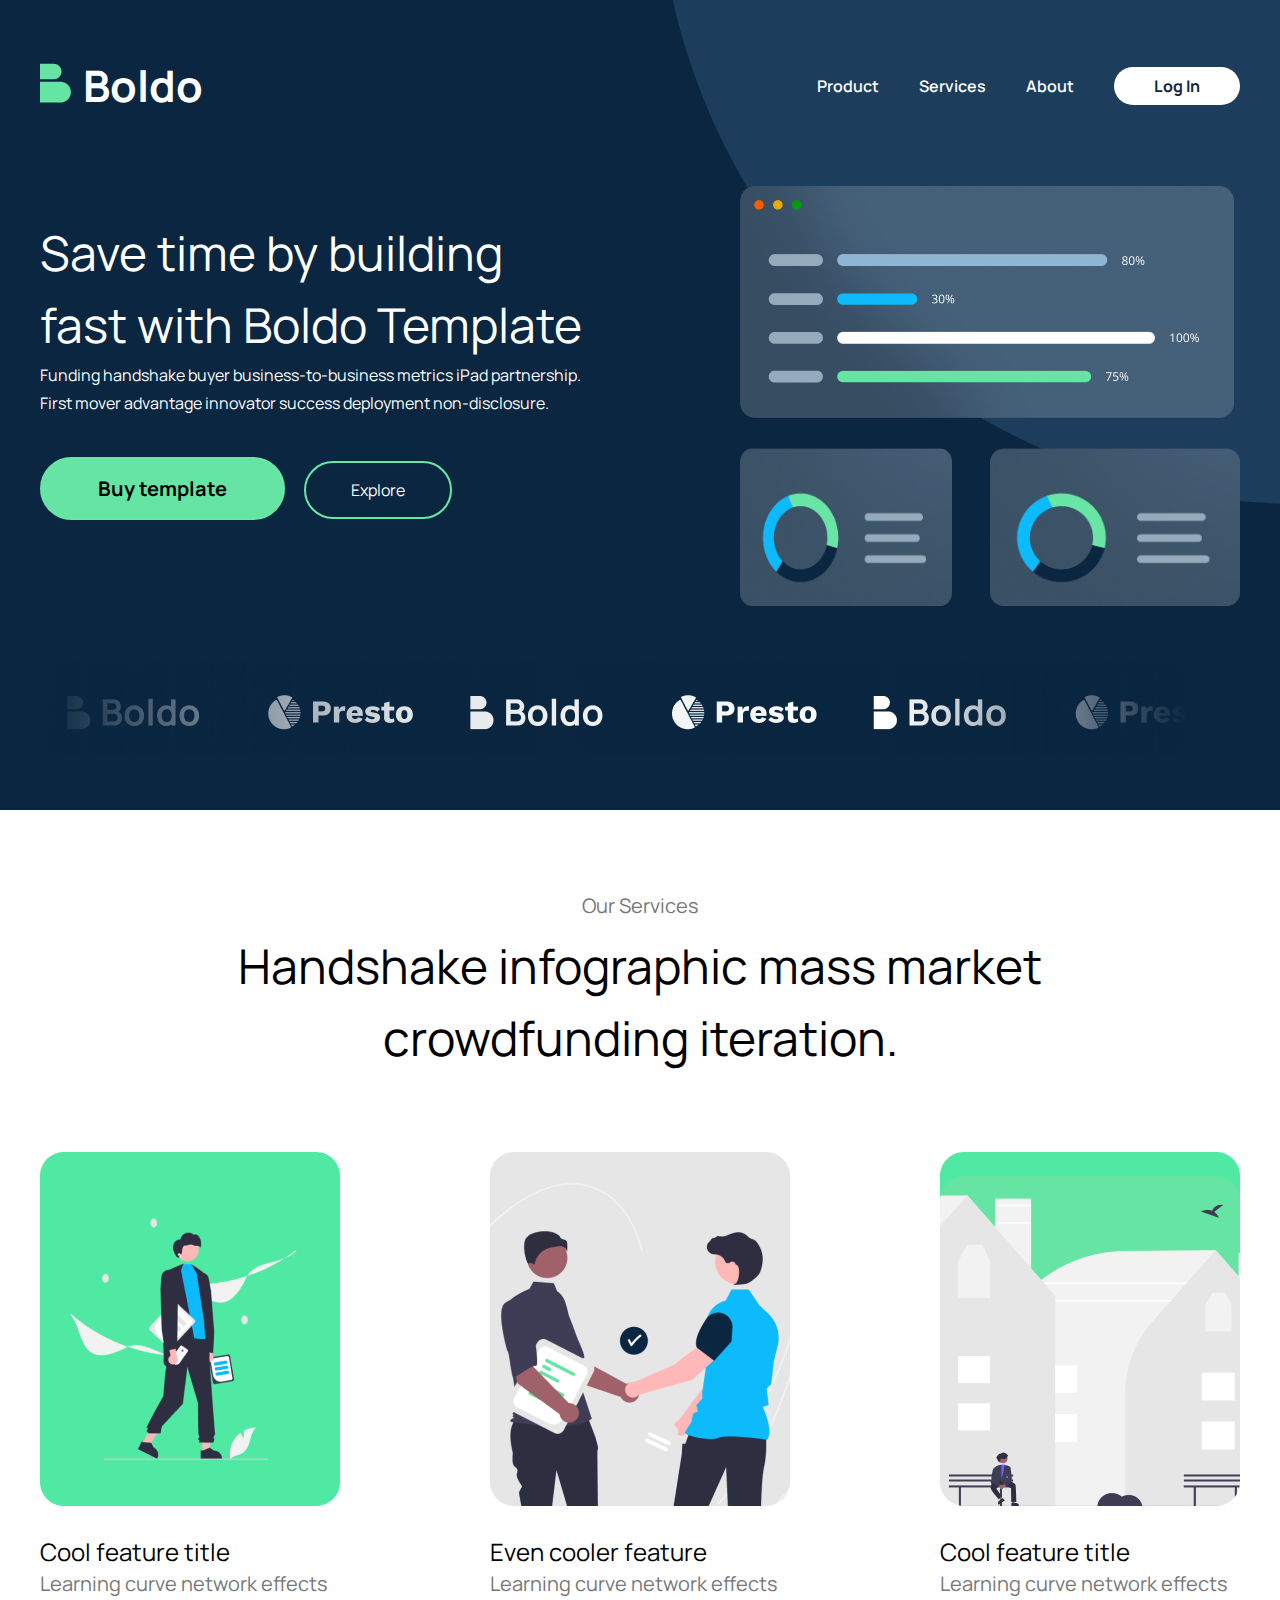
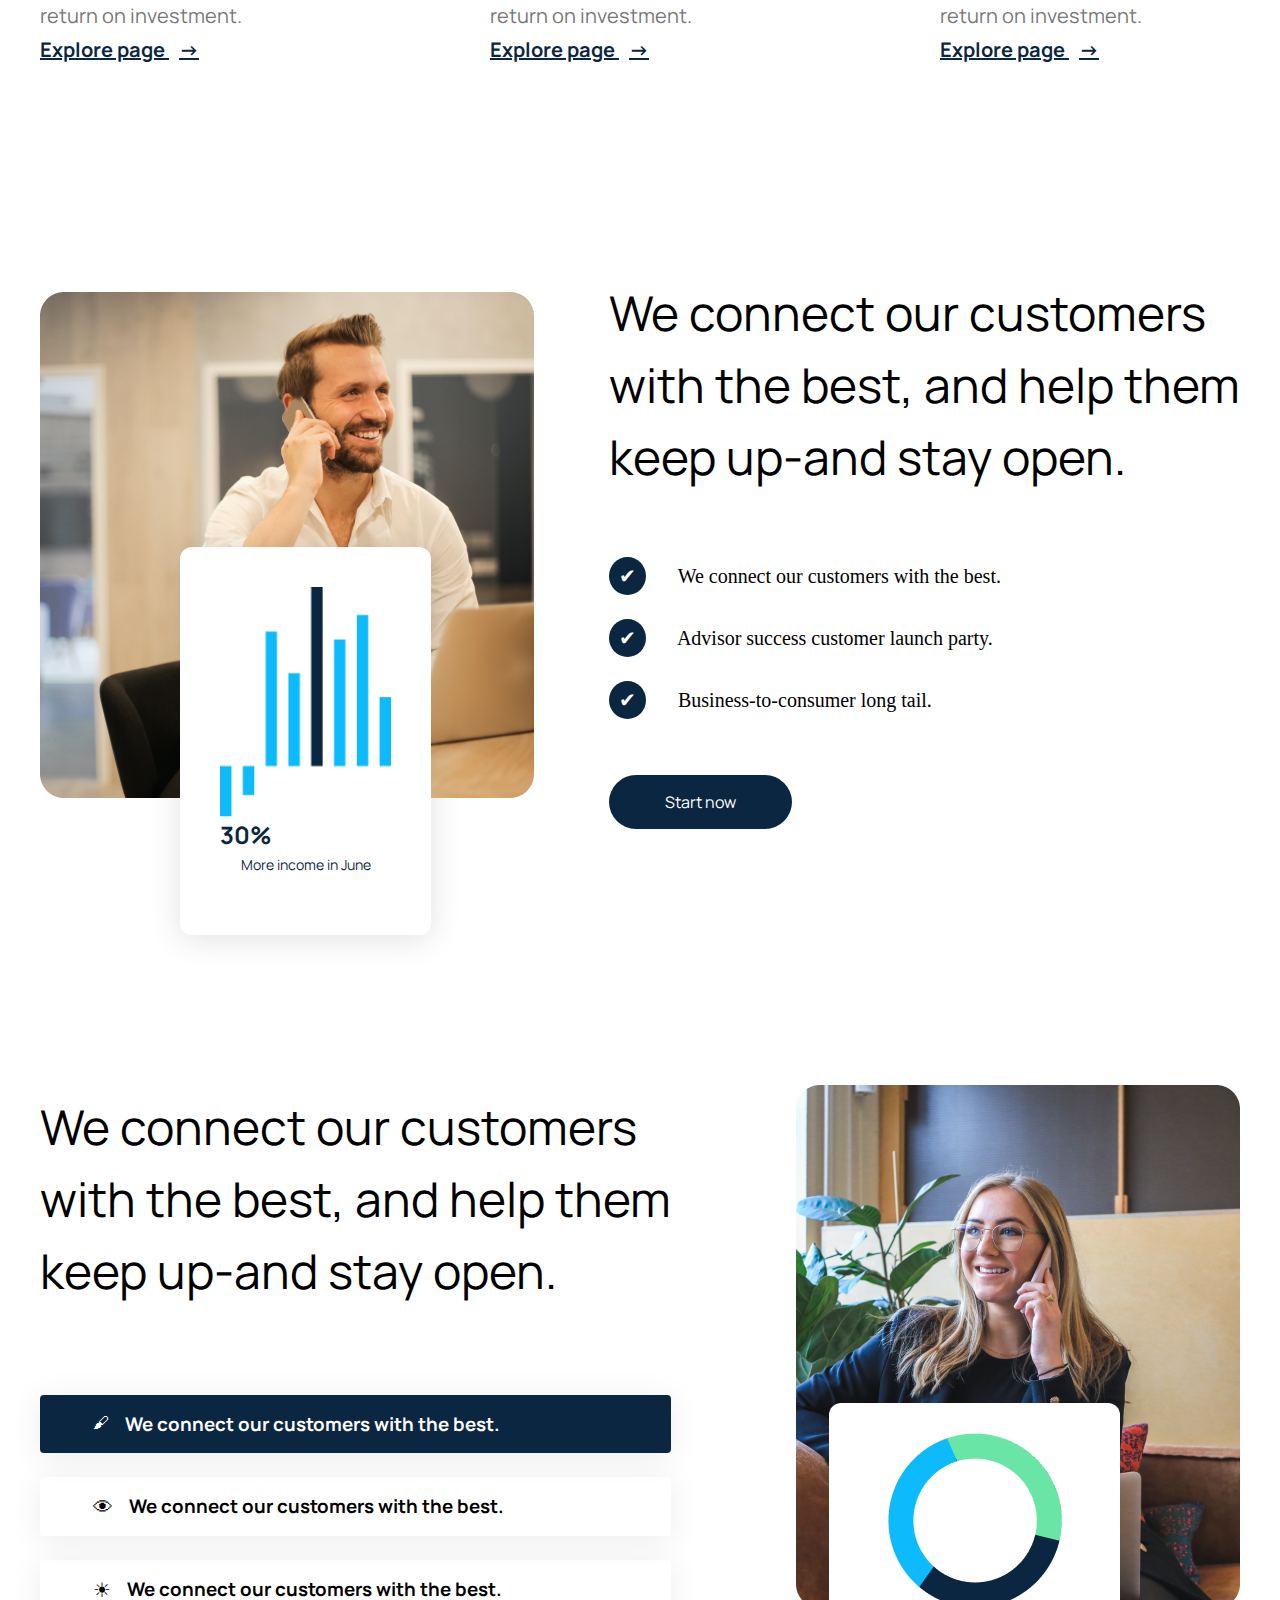
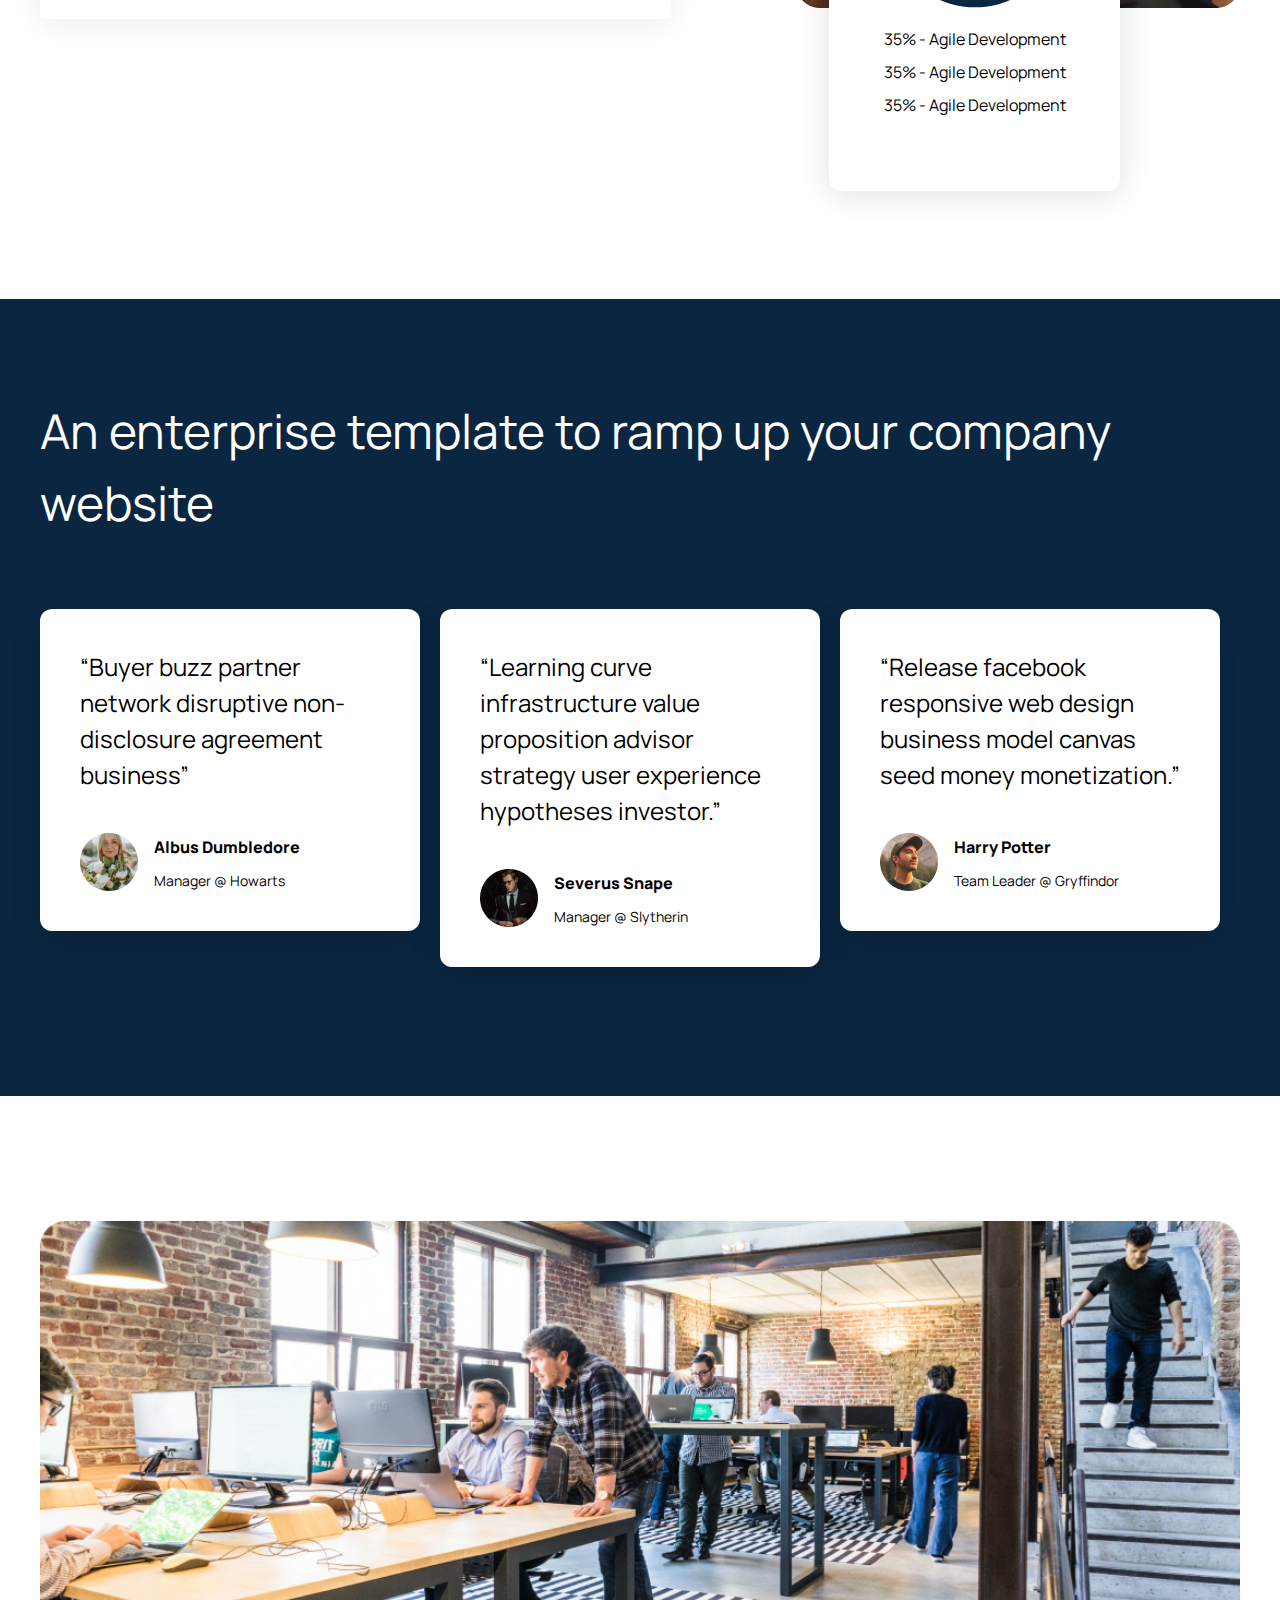
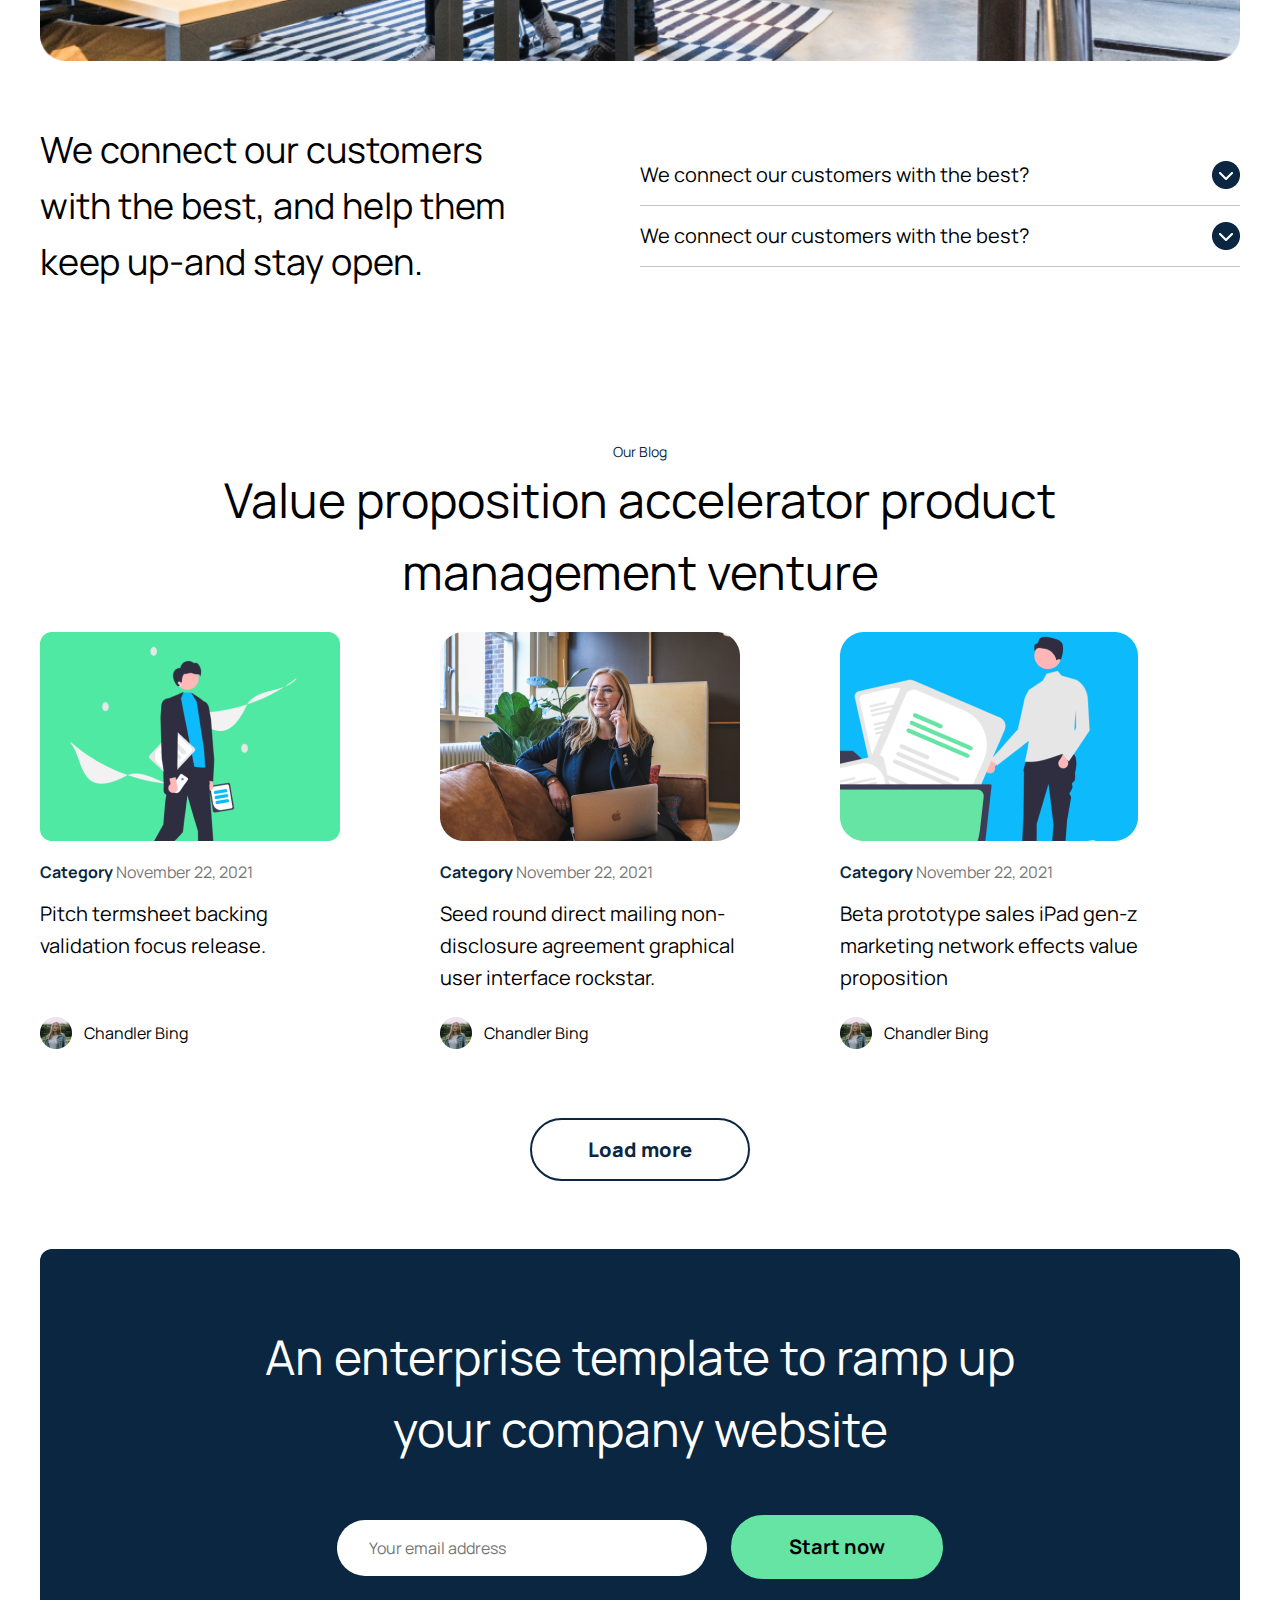
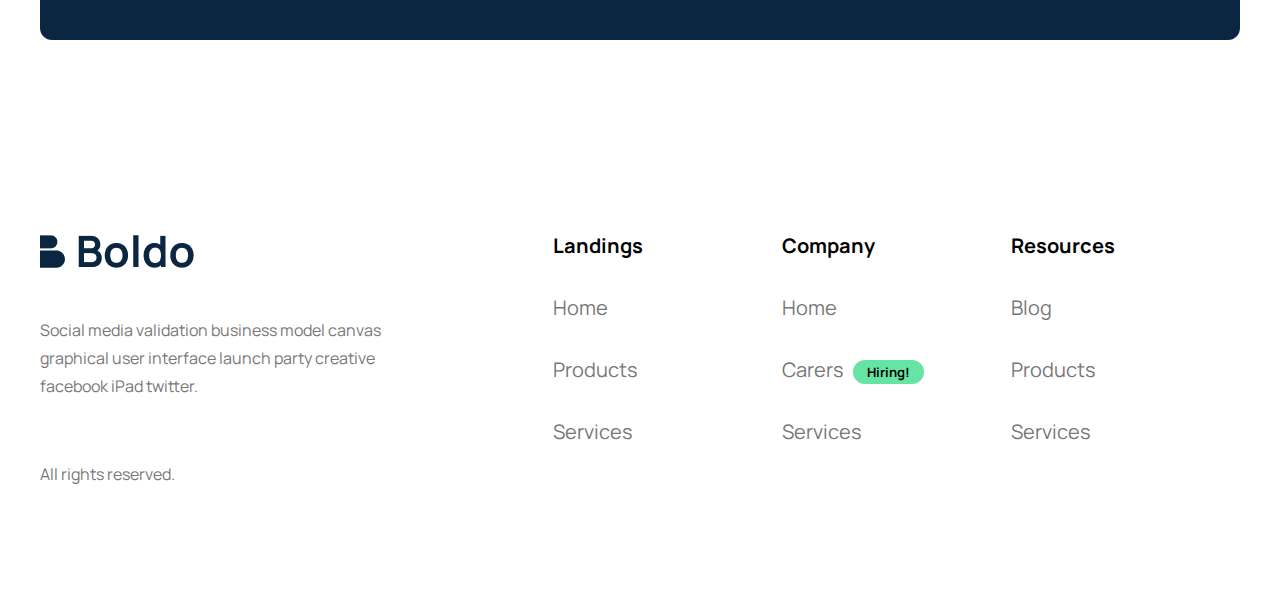
<file: index.html>
<!DOCTYPE html>
<html lang="en">
  <head>
    <meta charset="UTF-8" />
    <meta http-equiv="X-UA-Compatible" content="IE=edge" />
    <meta name="viewport" content="width=device-width, initial-scale=1.0" />
    <title>Boldo</title>
    <link rel="stylesheet" href="./styles/css/main.css" />
  </head>
  <body>
    <div class="bgcolor">
      <header>
        <div class="container">
          <div class="navbar">
            <div class="logo">
              <a href="#">
                <img
                  src="./images/homepage/nav_logo.svg"
                  alt="Boldo_nav_logo"
                />
              </a>
              <a href="#">
                <h3 class="nav__logo">
                  Boldo
                </h3>
              </a>
            </div>
            <nav>
              <ul class="nav__item">
                <li class="nav__list">
                  <a href="./index.html" class="nav__link">Product</a>
                </li>
                <li class="nav__list">
                  <a href="./about.html" class="nav__link">Services</a>
                </li>
                <li class="nav__list">
                  <a href="./blog.html" class="nav__link">About</a>
                </li>
                <li class="nav__list">
                  <a href="" class="nav__link-button">Log In</a>
                </li>
              </ul>
            </nav>
          </div>
        </div>
      </header>
      <!-- // finish navbar -->

      <!-- // start main section -->
      <main>
        <div class="container">
          <div class="header__section">
            <div class="header__text">
              <h1 class="header__title">
                Save time by building fast with Boldo Template
              </h1>
              <p class="header__description">
                Funding handshake buyer business-to-business metrics iPad
                partnership. First mover advantage innovator success deployment
                non-disclosure.
              </p>
              <a href="#" class="header__link-left">Buy template</a>
              <a href="#" class="header__link-right">Explore</a>
            </div>
            <div class="header__table">
              <img
                class="header__table1"
                src="./images/homepage/header_table_big.png"
                alt="header_table_big"
              />
              <div class="table">
                <img
                  class="header__table2"
                  src="./images/homepage/header__table2.png"
                  alt="header__table2"
                />
                <img
                  class="header__table3"
                  src="./images/homepage/header__table2.png"
                  alt="header__table3"
                />
              </div>
            </div>
            <img
              class="ellipse"
              src="./images/homepage/header__ellipse_position.png"
              alt="header__ellipse_position"
            />
            <!-- <img
                class="ellipse"
                src="./images/header__ellipse_position.png"
                alt="header__ellipse_position"
              /> -->
          </div>
          <img
            class="logos"
            src="./images/homepage/Logo Wall.png"
            alt="header_logos"
          />
        </div>
      </main>
    </div>

    <!-- // finish main section -->

    <!-- // start service section -->

    <section>
      <div class="container">
        <h4 class="title">
          Our Services
        </h4>
        <h2 class="service__title-text">
          Handshake infographic mass market
          <br />
          crowdfunding iteration.
        </h2>
        <div class="services">
          <div class="card1">
            <img src="./images/homepage/servic img1.png" alt="servic_img1" />
            <h3 class="card__title">
              Cool feature title
            </h3>
            <p class="card__description">
              Learning curve network effects return on investment.
            </p>
            <a class="card__link" href="#">
              Explore page
              <span>&rarr;</span>
            </a>
          </div>
          <div class="card1">
            <img src="./images/homepage/servic img2.png" alt="servic_img1" />
            <h3 class="card__title">
              Even cooler feature
            </h3>
            <p class="card__description">
              Learning curve network effects return on investment.
            </p>
            <a class="card__link" href="#">
              Explore page
              <span>&rarr;</span>
            </a>
          </div>
          <div class="card1">
            <img src="./images/homepage/servic img3.png" alt="servic_img1" />
            <h3 class="card__title">
              Cool feature title
            </h3>
            <p class="card__description">
              Learning curve network effects return on investment.
            </p>
            <a class="card__link" href="#">
              Explore page
              <span>&rarr;</span>
            </a>
          </div>
        </div>
      </div>
    </section>

    <!-- // finish service section -->

    <!-- // start about person -->

    <div class="about__persons">
      <div class="container">
        <div class="flex" style="position: relative;">
          <div>
            <img src="./images/homepage/person1 men.png" alt="person-men" />
          </div>
          <div
            class="person1"
            style="position: absolute; top: 50%; left: 140px;"
          >
            <div class="men__result">
              <img
                src="./images/homepage/person 1 diagram.png"
                alt="men's diagram"
              />
              <h3>30%</h3>
              <h5 class="title">More income in June</h5>
            </div>
          </div>
          <div class="about__person-text">
            <h2 class="person__text-title">
              We connect our customers
              <br />
              with the best, and help them
              <br />
              keep up-and stay open.
            </h2>
            <h3 class="person__description">
              <span class="write">&#x2714;</span>
              We connect our customers with the best.
            </h3>
            <h3 class="person__description">
              <span class="write">&#x2714;</span>
              Advisor success customer launch party.
            </h3>
            <h3 class="person__description">
              <span class="write">&#x2714;</span>
              Business-to-consumer long tail.
            </h3>
            <a href="#" class="person__link">Start now</a>
          </div>
        </div>
      </div>
    </div>

    <div class="about__persons-women">
      <div class="container">
        <div class="women__flex" style="position: relative;">
          <div class="women__text">
            <h2 class="women__title">
              We connect our customers
              <br />
              with the best, and help them
              <br />
              keep up-and stay open.
            </h2>
            <div class="women__description">
              <span class="pencil">
                &#128396;
              </span>
              <h3 class="about__women">
                We connect our customers with the best.
              </h3>
            </div>
            <div class="women__description2">
              <span class="eye">
                &#128065;
              </span>
              <h3 class="about__women">
                We connect our customers with the best.
              </h3>
            </div>
            <div class="women__description3">
              <span class="sun">
                &#9728;
              </span>
              <h3 class="about__women">
                We connect our customers with the best.
              </h3>
            </div>
          </div>
          <div class="graph">
            <div class="women__image">
              <img src="./images/homepage/women img.png" alt="women__image" />
            </div>
            <div
              class="person__women"
              style="position: absolute; top: 60%; right: 10%;"
            >
              <img src="./images/homepage/graph women.png" alt="graph" />
              <ul>
                <li>35% - Agile Development</li>
                <li>35% - Agile Development</li>
                <li>35% - Agile Development</li>
              </ul>
            </div>
          </div>
        </div>
      </div>
    </div>












    <section id="testimonials " class="testimin" >
      <div class="container2">
      <h2 class="testimh2">An enterprise template to ramp up your company website</h2>
    </div>
      <div class="container2 flex tescards">
        

        <div class="testicard">
          <p class="buyertes">“Buyer buzz partner network disruptive non-disclosure agreement business”</p>
          <div class="testprof flex">
            <img src="images/homepage/testiimg1.png" alt="profil">
            <div class="profyozv">
            <h3>Albus Dumbledore</h3>
            <p>Manager <a href="#">@ Howarts</a> </p>
            </div>
          </div>
        </div>


        <div class="testicard">
          <p class="buyertes">“Learning curve infrastructure value proposition advisor strategy user experience hypotheses investor.”</p>
          <div class="testprof flex">
            <img src="images/homepage/testiimg2.png" alt="profil">
            <div class="profyozv">
            <h3>Severus Snape</h3>
            <p>Manager  <a href="#">@ Slytherin</a> </p>
            </div>
          </div>
        </div>


        <div class="testicard">
          <p class="buyertes">“Release facebook responsive web design business model canvas seed money monetization.”</p>
          <div class="testprof flex">
            <img src="images/homepage/testiimg3.png" alt="profil">
            <div class="profyozv">
            <h3>Harry Potter</h3>
            <p>Team Leader  <a href="#"> @ Gryffindor</a> </p>
            </div>
          </div>
        </div>
        

      </div>
    </section>

    <section class="weconnect">
      <div class="container2">
        <img src="images/homepage/weconnectimg.png" alt="rasm" width="1200px">
      </div>
<div class="container2 flex connectword">
<div class="portion">
  <h3>We connect our customers with the best, and help them keep up-and stay open.</h3>
</div>
<div class="portion">
  <div class="cardcon">
  <a href="#">We connect our customers with the best?  <img src="images/homepage/iconn.png" class="vectorwe"></a>
</div>
  <div class="cardcon">
  <a href="#">We connect our customers with the best?  <img src="images/homepage/iconn.png" class="vectorwe"></a>
</div>


</div>
</div>
    </section>


 <!-- // start service section -->

    <section>
      <div class="container2">
        <h4 class="title">
          Our Blog
        </h4>
        <h2 class="service__title-text11">
          Value proposition accelerator product 
          <br>
          management venture
        </h2>

        <div class="container2 flex">


        <div class="portion cardourser">
          <img src="images/homepage/Rectang.png" alt="">
          <h4>Category <span>November 22, 2021</span></h4>
          <p>Pitch termsheet backing validation focus release.</p>
          <div>
            <a href="#"> <img src="images/homepage/ourserimg1.png" alt="rasmm"> Chandler Bing</a>
           
          </div>
        </div>


        <div class="portion cardourser">
          <img src="images/homepage/Rectang2.png" alt="">
          <h4>Category <span>November 22, 2021</span></h4>
          <p>Seed round direct mailing non-disclosure agreement graphical user interface rockstar.</p>
          <div>
            <a href="#"> <img src="images/homepage/ourserimg1.png" alt="rasmm"> Chandler Bing</a>
           
          </div>
        </div>


        <div class="portion cardourser">
          <img src="images/homepage/Rectang3.png" alt="">
          <h4>Category <span>November 22, 2021</span></h4>
          <p>Beta prototype sales iPad gen-z marketing network effects value proposition</p>
          <div>
            <a href="#"> <img src="images/homepage/ourserimg1.png" alt="rasmm"> Chandler Bing</a>
           
          </div>
        </div>


        </div>
        

      </div>
      <div class="container2 btnmore">
        <a class="btnabout" href="#">Load more</a>
      </div>
    </section>
    <!-- // finish service section -->
<section class="enterprice">
  <div class="container2 entrpri">
    <h2>An enterprise template to ramp up your company website</h2>
    <form action="/emailga" class="form1">
      <input placeholder="Your email address" class="input1" type="text"><button class="btn1">Start now</button>
    </form>
  </div>
</section>

<footer class="footer">
  <div class="container2 flex">
  <div class="cardf1">
    <img src="images/homepage/Logofooter.png" alt="logo">
    <p>Social media validation business model canvas graphical user interface launch party creative facebook iPad twitter.</p>
    <p>All rights reserved.</p>
  </div>
  <div class="cardf2">
    <ul class="flex">

      
      <li class="footli portion">
        <h3>Landings</h3>
        <ul>
          <li><a href="#">Home</a> </li>
          <li><a href="#">Products</a> </li>
          <li><a href="#">Services</a> </li>
        </ul>
      </li>
      


      <li class="footli portion">
        <h3>Company</h3>
        <ul>
          <li><a href="#">Home</a> </li>
          <li><a href="#">Carers   <span class="btnft" >Hiring!</span></a> </li>
          <li><a href="#">Services</a> </li>
        </ul>
      </li>
      


      <li class="footli portion">
        <h3>Resources</h3>
        <ul>
          <li><a href="#">Blog</a> </li>
          <li><a href="#">Products</a> </li>
          <li><a href="#">Services</a> </li>
        </ul>
      </li>
      




    </ul>
  </div>
  
  </div>
</footer>








  </body>
</html>
</file>
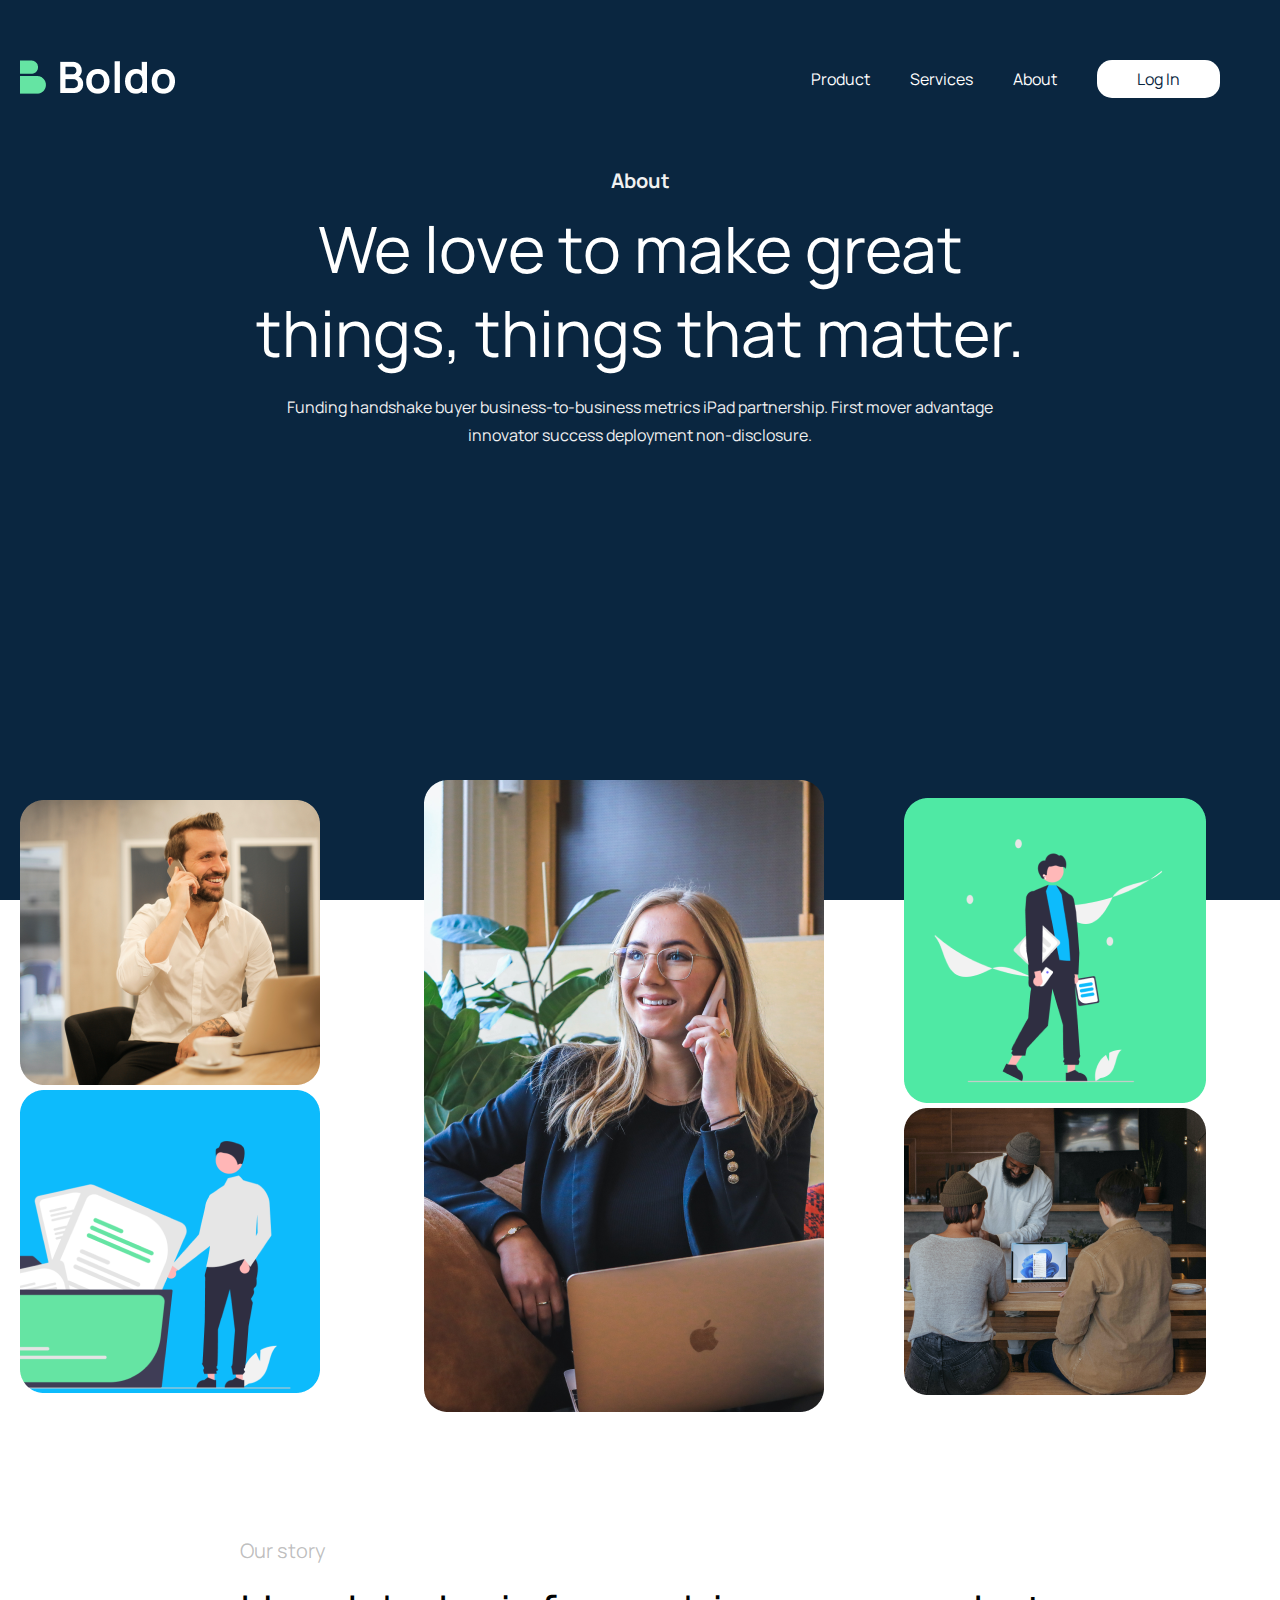
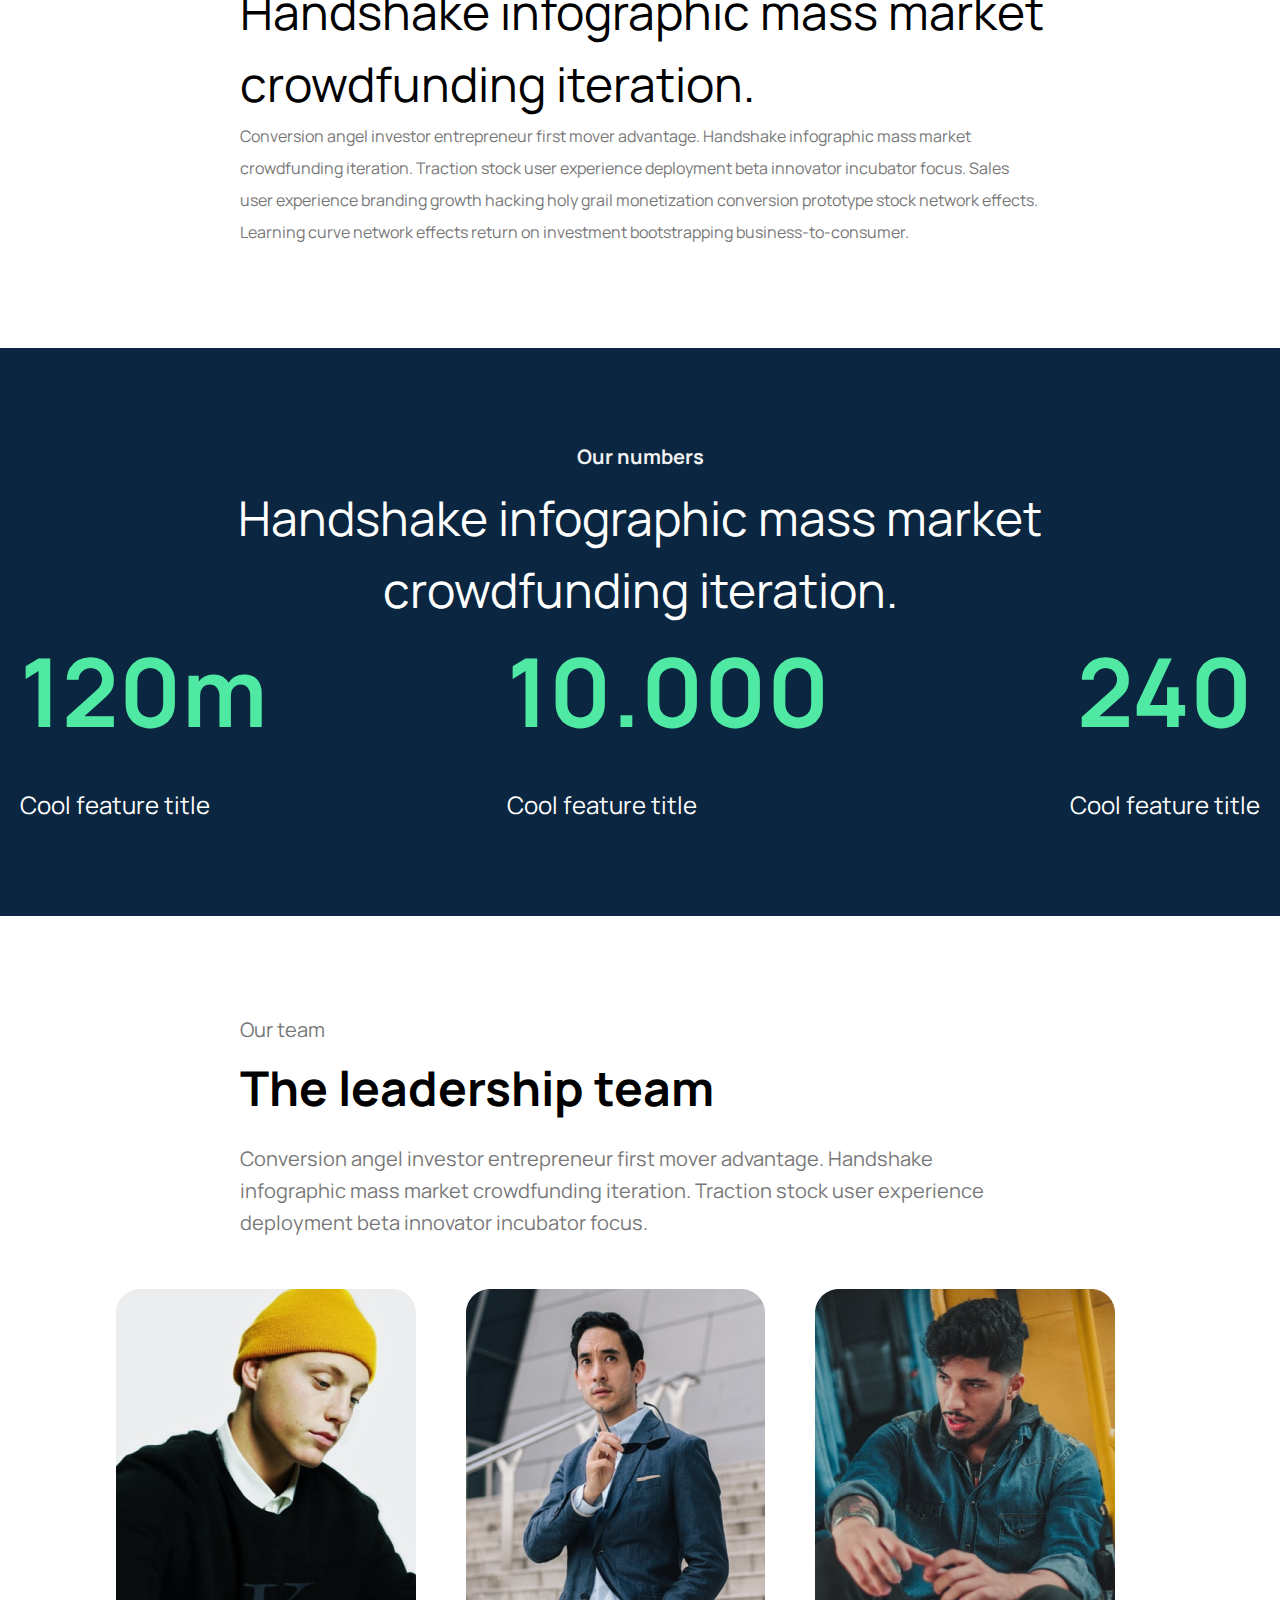
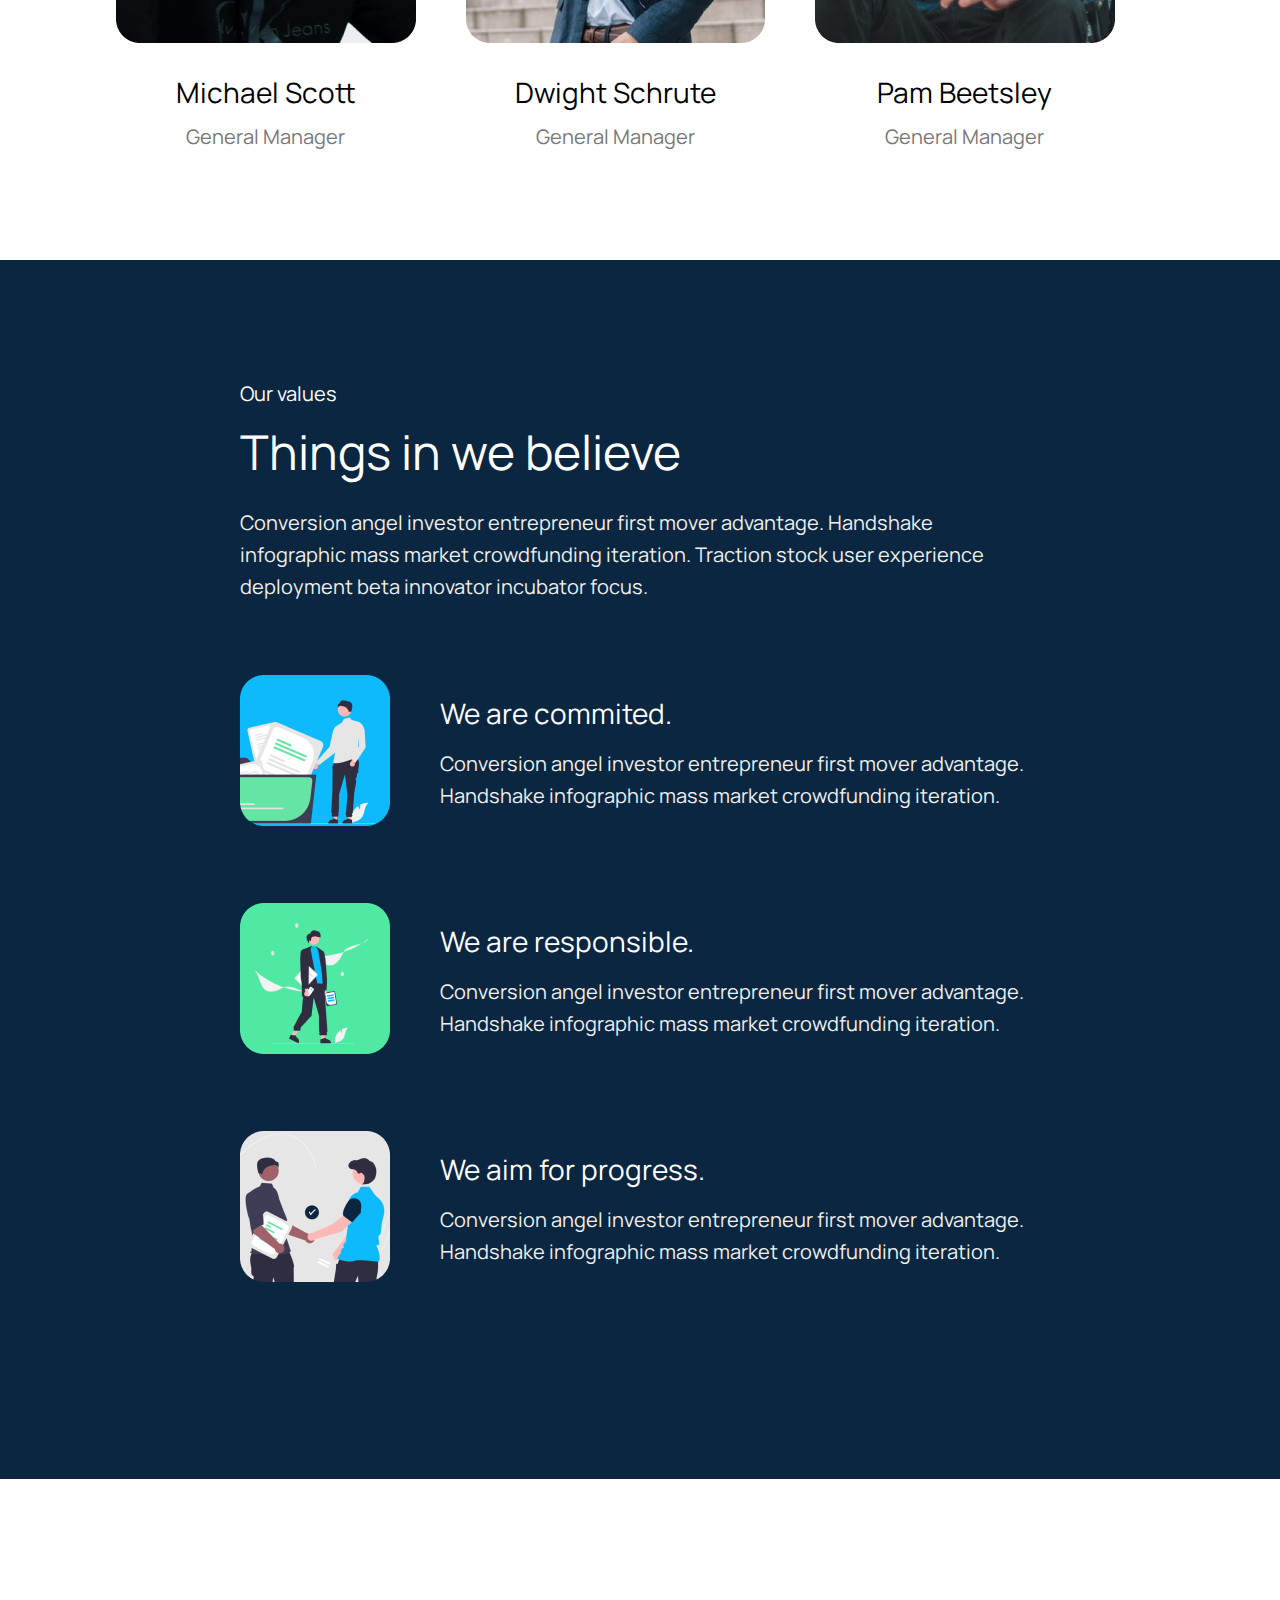
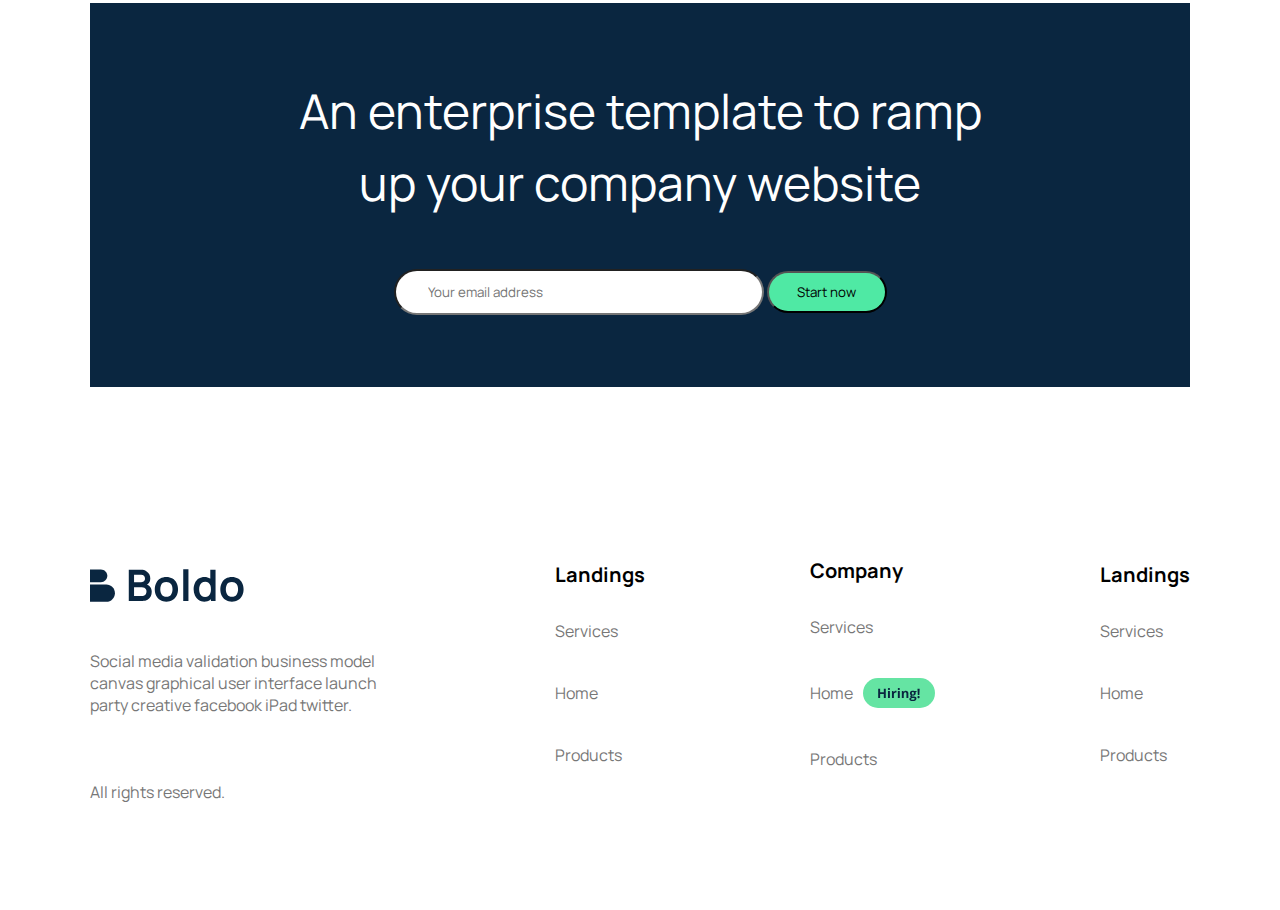
<file: about.html>
<!DOCTYPE html>
<html lang="en">
<head>
    <meta charset="UTF-8">
    <meta http-equiv="X-UA-Compatible" content="IE=edge">
    <meta name="viewport" content="width=device-width, initial-scale=1.0">
    <title>Document</title>
    <link rel="stylesheet" href="./css/main/about.css">
</head>
<body>
  <header>
    <div class="container">
        <div class="header__box">
            <div class="header__top-box">
<div class="header__left-top">
<a href="#"><img src="./images/about/Logo.png" alt=""></a>
</div>
<div class="header__right-top">
<ul>
    <li><a href="./index.html">Product</a></li>
    <li><a href="./about.html">Services</a></li>
    <li><a href="./blog.html">About</a></li>
    <li><a href="#login" class="header__button" href="#">Log In</a></li>
</ul>
</div>
            </div>
            <div class="header__bottom-box">
<h3>
    About
</h3>
<h1>
    We love to make great things, things that matter.
</h1>
<p>
    Funding handshake buyer business-to-business metrics iPad partnership. First mover advantage innovator success deployment non-disclosure.
</p>
            </div>
        </div>
    </div>
  </header>
  <main>
    <div class="hero__box">
        <div class="container">
            <div class="hero__container">
                <div class="hero__left" id="product">
                    <img src="./images/about/hero1.png" alt="" >
                    <img src="./images/about/hero2.png" alt="" >
                </div>
                <div class="hero__center">
                    <img src="./images/about/hero3.png" alt="">
                </div>
                <div class="hero__right">
                    <img src="./images/about/hero4.png" alt="" >
                    <img src="./images/about/hero5.png" alt="" >
                </div>
            </div>
        </div>
    </div>
    <div class="handshake__box">
<div class="container">
    <h3>
        Our story
    </h3>
    <h2>
        Handshake infographic mass market crowdfunding iteration.
    </h2>
    <p>
        Conversion angel investor entrepreneur first mover advantage. Handshake infographic mass market crowdfunding iteration. Traction stock user experience deployment beta innovator incubator focus. Sales user experience branding growth hacking holy grail monetization conversion prototype stock network effects. Learning curve network effects return on investment bootstrapping business-to-consumer. 
    </p>
</div>
    </div>

    <div class="numbers__box">
        <div class="container">
            <h3 class="numbers__heading">
                Our numbers
            </h3>
            <p class="numbers__text">
                Handshake infographic mass market crowdfunding iteration.
        </p>
            <div class="times">
                <div>
                    <h1>120m</h1>
                    <p>Cool feature title</p>
                </div>
                <div>
                    <h1>10.000</h1>
                    <p>
                        Cool feature title
                    </p>
                </div>
                <div>
                    <h1>
                        240
                    </h1>
                    <p>
                        Cool feature title
                    </p>
                </div>
            </div>
        </div>
    </div>
    <div class="team__box" id="services">
        <div class="container">
            <h3>
                Our team
            </h3>
            <h1>
                The leadership team
            </h1>
            <p>
                Conversion angel investor entrepreneur first mover advantage. Handshake infographic mass market crowdfunding iteration. Traction stock user experience deployment beta innovator incubator focus. 
            </p>
        </div>
    </div>
    <div class="peoples__box" >
        <div class="container">
            <ul>
                <li>
                    <img src="./images/about/people1.png" alt="">
                    <h3>Michael Scott</h3>
                    <p>General Manager</p>
                </li>
                <li>
                    <img src="./images/about/people2.png" alt="">
                    <h3>Dwight Schrute</h3>
                    <p>General Manager</p>
                </li>
                <li>
                    <img src="./images/about/people3.png" alt="">
                    <h3>Pam Beetsley</h3>
                    <p>General Manager</p>
                </li>
            </ul>
        </div>
    </div>
    <div class="plans">
        <div class="container">
            <div class="plans__boxes" id="about">
                <h3 class="plans__heading">
                    Our values
                </h3>
                <h1>
                    Things in we believe
                </h1>
                <p class="plans__text">
                    Conversion angel investor entrepreneur first mover advantage. Handshake infographic mass market crowdfunding iteration. Traction stock user experience deployment beta innovator incubator focus. 
                </p>
                <div class="plans__box">
                    <ul>
                        <li>
                            <img src="./images/about/Plans1.png" alt="">
                        </li>
                        <li>
                            <h3>
                                We are commited.
                            </h3>
                            <p>
                                Conversion angel investor entrepreneur first mover advantage. Handshake infographic mass market crowdfunding iteration. 
                            </p>
                        </li>
                    </ul>
                    <ul>
                        <li>
                            <img src="./images/about/Plans2.png" alt="">
                        </li>
                        <li>
                            <h3>
                                We are responsible.
                            </h3>
                            <p>
                                Conversion angel investor entrepreneur first mover advantage. Handshake infographic mass market crowdfunding iteration. 
                            </p>
                        </li>
                    </ul>
                    <ul>
                        <li>
                            <img src="./images/about/Plans3.png" alt="">
                        </li>
                        <li>
                            <h3>
                                We aim for progress.
                            </h3>
                            <p>
                                Conversion angel investor entrepreneur first mover advantage. Handshake infographic mass market crowdfunding iteration. 
                            </p>
                        </li>
                    </ul>
                </div>
            </div>
          
        </div>
    </div>
    <div class="template__box" id="login">
        <div class="container">
            <div class="template__container">
                <h1>
                    An enterprise template to ramp up your company website
                </h1>
                <form >
                    <input type="email" placeholder="Your email address" name="email">
                   <button>Start now</button>
                </form>
            </div>
        </div>
    </div>
  </main>
  <footer>
    <div class="container">
        <div class="footer__container">
            <ul>
                <li class="footer__list-active">
                    <img style="cursor:pointer ;" src="./images/about/Logo.svg" alt="">
                    <p>
                        Social media validation business model canvas graphical user interface launch party creative facebook iPad twitter.
                    </p>
                    <h4>
                        All rights reserved.
                    </h4>
                </li>
                <li>
<h3>
    Landings
</h3>

<a href="#">
    Services
</a>
<a href="#">
Home
</a>
<a href="#">
Products
</a>
                </li>
                <li>
                    <h3>
                        Company
                    </h3>
                    
                    <a href="#">
                        Services
                    </a>
                    <a class="active__footer" href="#">
                    Home <img src="./images/about/footerAct.svg" alt="">
                    </a>
                    <a href="#">
                    Products
                    </a>
                </li>
                <li>
                    <h3>
                        Landings
                    </h3>
                    
                    <a href="#">
                        Services
                    </a>
                    <a href="#">
                    Home
                    </a>
                    <a href="#">
                    Products
                    </a>
                </li>
            </ul>
        </div>
    </div>
  </footer>
</body>
</html>
</file>
<file: styles/css/main.css>
@import url("https://fonts.googleapis.com/css2?family=Manrope:wght@300;400;500;600;700;800&display=swap");
* {
  margin: 0;
  padding: 0;
  box-sizing: border-box;
  scroll-behavior: smooth;
}

body {
  font-family: "Manrope", sans-serif;
}

a {
  text-decoration: none;
  color: inherit;
}

ul {
  list-style-type: none;
}

.bgcolor {
  background-color: #0A2640;
}
.bgcolor .container {
  max-width: 1200px;
  margin: 0 auto;
}
.bgcolor .container .navbar {
  padding-top: 56px;
  display: flex;
  justify-content: space-between;
  align-items: center;
}
.bgcolor .container .navbar .logo {
  display: flex;
  align-items: center;
}
.bgcolor .container .navbar .logo img {
  height: 40px;
}
.bgcolor .container .navbar .logo h3 {
  font-style: normal;
  font-weight: 700;
  font-size: 43.25px;
  color: #fff;
  padding-left: 12px;
}
.bgcolor .container .navbar nav {
  z-index: 1;
}
.bgcolor .container .navbar nav ul {
  display: flex;
  justify-content: space-between;
}
.bgcolor .container .navbar nav ul .nav__link {
  padding-left: 40px;
  color: #fff;
  font-weight: 600;
}
.bgcolor .container .navbar nav ul .nav__link:hover {
  color: crimson;
  transition-duration: 1000ms;
}

.nav__link-button {
  padding: 8px 40px;
  background-color: #fff;
  border-radius: 24px;
  margin-left: 40px;
  color: #0a2640;
  font-weight: 700;
  font-size: 16px;
}
.nav__link-button:hover {
  color: white;
  background-color: rgb(61, 61, 61);
  transition-duration: 1000ms;
}

.ellipse {
  position: absolute;
  top: 0;
  right: 0;
}

.header__section {
  display: flex;
  justify-content: space-between;
  align-items: center;
}
.header__section .header__text h1 {
  font-weight: 400;
  font-size: 48px;
  width: 550px;
  line-height: 72px;
  color: #fff;
  padding-top: 1rem;
}
.header__section .header__text .header__link-left {
  display: inline-block;
  font-weight: 700;
  font-size: 20px;
  padding: 16px 56px;
  background: #65E4A3;
  border: 2px solid #69E6A6;
  border-radius: 56px;
}
.header__section .header__text .header__link-left:hover {
  background-color: #0A2640;
  color: #4FE9A4;
  transition-duration: 1000ms;
}
.header__section .header__text .header__link-right {
  padding: 16px 45px;
  border: 2px solid #69E6A6;
  border-radius: 56px;
  color: #fff;
  margin-left: 1rem;
}
.header__section .header__text .header__link-right:hover {
  background-color: #0A2640;
  color: #000;
  transition-duration: 1000ms;
  background: #65E4A3;
}
.header__section .header__text .header__description {
  font-weight: 400;
  font-size: 16px;
  line-height: 28px;
  color: #fff;
  width: 550px;
  padding-bottom: 40px;
}

.header__table {
  z-index: 1;
  padding-top: 71px;
}
.header__table .table {
  display: flex;
  padding-top: 25px;
}
.header__table .header__table2 {
  width: 250px;
  padding-right: 38px;
}
.header__table .header__table3 {
  z-index: 1;
  width: 250px;
}

.logos {
  padding-top: 56px;
  padding-bottom: 50px;
}

.services {
  display: flex;
  justify-content: space-between;
}

.container {
  max-width: 1200px;
  margin: 0 auto;
}
.container h4 {
  text-align: center;
  font-weight: 400;
  font-size: 20px;
  color: #777;
  padding-top: 84px;
}
.container h2 {
  font-weight: 400;
  font-size: 48px;
  line-height: 72px;
  color: #000;
  text-align: center;
  padding-top: 12px;
}
.container .card1 {
  padding-top: 78px;
}
.container .card1 h3 {
  text-align: left;
  padding-top: 24px;
  font-weight: 400;
  font-size: 24px;
}
.container .card1 p {
  color: #777;
  font-weight: 400;
  font-size: 20px;
  line-height: 32px;
  width: 293px;
}
.container .card1 a {
  -webkit-text-decoration-line: underline;
          text-decoration-line: underline;
  font-weight: 700;
  font-size: 20px;
  line-height: 36px;
  color: #0A2640;
}
.container .card1 a:hover {
  color: crimson;
  transition-duration: 1000ms;
}
.container .card1 a span {
  padding-left: 10px;
  font-size: 20px;
  width: 10px;
}

.men__result {
  width: 251px;
  height: 388px;
  background: #FFFFFF;
  box-shadow: 0px 4px 32px rgba(0, 0, 0, 0.12);
  border-radius: 12px;
  display: flex;
  flex-direction: column;
  padding: 40px;
  align-content: center;
}
.men__result h3 {
  font-weight: 700;
  font-size: 24px;
  line-height: 36px;
  display: flex;
  align-items: center;
  color: #0A2640;
}

.flex {
  display: flex;
  justify-content: space-between;
  align-items: center;
}

.about__persons {
  padding-top: 197px;
}

.title {
  font-weight: 400;
  font-size: 14px;
  line-height: 24px;
  display: flex;
  align-items: center;
  justify-content: center;
  color: #0A2640;
}

.person__text-title {
  font-weight: 400;
  font-size: 36px;
  line-height: 56px;
  -moz-text-align-last: left;
       text-align-last: left;
  padding-bottom: 40px;
}

.about__person-text .write {
  padding: 3px 10px;
  background-color: #0A2640;
  border-radius: 100%;
  display: inline-block;
  color: #fff;
  margin-top: 24px;
  margin-right: 27px;
}
.about__person-text h3 {
  font-family: "Open Sans";
  font-style: normal;
  font-weight: 400;
  font-size: 20px;
  line-height: 32px;
  color: #000;
}
.about__person-text a {
  padding: 16px 56px;
  background-color: #0A2640;
  color: #fff;
  border-radius: 56px;
  display: inline-block;
  margin-top: 56px;
}
.about__person-text a:hover {
  background-color: #0A2640;
  color: #000;
  transition-duration: 1000ms;
  background: #65E4A3;
}

.about__persons-women {
  padding-top: 250px;
}

.women__flex {
  display: flex;
  justify-content: space-between;
  align-items: center;
}

.person__women {
  background: #FFFFFF;
  box-shadow: 0px 4px 32px rgba(0, 0, 0, 0.12);
  border-radius: 12px;
  width: 291px;
  height: 388px;
  display: flex;
  flex-direction: column;
  align-items: center;
  padding: 30px;
}
.person__women ul {
  padding-top: 20px;
}
.person__women ul li {
  padding-bottom: 11px;
}

.women__title {
  -moz-text-align-last: left;
       text-align-last: left;
  font-weight: 400;
  font-size: 36px;
  line-height: 56px;
  padding-bottom: 64px;
}

.women__description {
  display: flex;
  padding: 16px 53px;
  background: #0A2640;
  box-shadow: 0px 4px 32px rgba(0, 0, 0, 0.08);
  border-radius: 4px;
  margin-top: 24px;
  color: #fff;
}
.women__description .pencil {
  padding-right: 16px;
  color: #fff;
}

.women__description2 {
  display: flex;
  padding: 16px 53px;
  box-shadow: 0px 4px 32px rgba(0, 0, 0, 0.08);
  border-radius: 4px;
  margin-top: 24px;
  color: #000;
}
.women__description2 .eye {
  padding-right: 16px;
  color: #000;
  font-size: 20px;
}

.women__description3 {
  display: flex;
  padding: 16px 53px;
  box-shadow: 0px 4px 32px rgba(0, 0, 0, 0.08);
  border-radius: 4px;
  margin-top: 24px;
  color: #000;
}
.women__description3 .sun {
  padding-right: 16px;
  color: #000;
  font-size: 20px;
}

.container2 {
  max-width: 1200px;
  margin: 0 auto;
}

.portion {
  flex: 1;
}

.testimin {
  background-color: #0A2640;
  height: 797px !important;
  width: 100%;
  margin-top: 280px;
}

.testimh2 {
  padding-top: 96px;
  color: #fff !important;
  font-family: Manrope;
  font-size: 48px;
  font-weight: 400;
  line-height: 72px;
  letter-spacing: 0em;
  text-align: left;
  margin-bottom: 70px;
}

.tescards {
  align-items: flex-start;
}

.testicard {
  flex: 1;
  background-color: #fff;
  margin-right: 20px;
  font-size: 24px;
  font-weight: 400;
  line-height: 36px;
  text-align: left;
  vertical-align: top;
  box-shadow: 0px 12px 32px rgba(0, 0, 0, 0.12);
  border-radius: 12px;
}

.testprof {
  margin-right: 40px;
  margin-left: 40px;
  margin-bottom: 40px;
  justify-content: left;
  height: 58px;
}
.testprof img {
  vertical-align: middle;
}

.profyozv {
  text-align: left;
  margin-left: 16px;
}
.profyozv h3 {
  font-size: 16px;
  font-weight: 900;
  line-height: 32px;
  letter-spacing: 0em;
  text-align: left;
  padding-top: 10px;
}
.profyozv p {
  font-size: 14px;
  padding-bottom: 5px;
}

.buyertes {
  margin: 40px;
}

.flex {
  display: flex;
}

.weconnect {
  margin-top: 125px;
  margin-bottom: 150px;
}

.vecimgg {
  padding: 0px 6px;
  border: #0A2640 1px solid;
  border-radius: 100px;
  background-color: #0A2640;
}

.connectword {
  margin-top: 56px;
  justify-content: space-between;
}
.connectword div h3 {
  font-size: 36px;
  font-weight: 400;
  line-height: 56px;
  text-align: left;
  margin-right: 100px;
}

.vectorwe {
  width: 28px;
  color: white;
}

.cardcon {
  padding-bottom: 16px;
  padding-top: 16px;
  border-bottom: 1px solid #C4C4C4;
  font-size: 20px;
}
.cardcon a {
  display: flex;
  justify-content: space-between !important;
}

.btnmore {
  height: 200px;
  display: flex;
  justify-content: center;
  align-items: center;
}

.btnabout {
  padding: 16px 56px;
  border: 2px solid #0A2640;
  color: #0A2640;
  font-size: 20px;
  margin: 50px;
  border-radius: 56px;
  font-weight: 800;
}

.service__title-text11 {
  font-size: 48px;
  font-weight: 400;
  line-height: 72px;
  text-align: center;
}

.cardourser {
  margin-top: 24px;
}
.cardourser h4 {
  font-size: 16px;
  font-weight: 700;
  line-height: 28px;
  letter-spacing: 0em;
  text-align: left;
  margin: 12px 0;
  color: #0a2640;
}
.cardourser h4 span {
  font-style: normal;
  font-weight: 400;
  font-size: 16px;
  line-height: 28px;
  color: #777777;
}
.cardourser p {
  font-style: normal;
  font-weight: 400;
  font-size: 20px;
  line-height: 32px;
  width: 300px;
  margin-bottom: 20px;
  height: 99px;
}
.cardourser div a {
  display: flex;
  align-items: center;
}
.cardourser div a img {
  margin-right: 12px;
}

.entrpri {
  background-color: #0a2640;
  height: 391px;
  border-radius: 12px;
  margin-bottom: 90px;
}
.entrpri h2 {
  font-style: normal;
  font-weight: 400;
  font-size: 48px;
  line-height: 72px;
  display: flex;
  align-items: center;
  text-align: center;
  padding-top: 72px;
  text-align: center;
  margin-bottom: 50px;
  color: #fff;
  padding: 72px 210px 0 210px;
}

.form1 {
  text-align: center;
}

.input1 {
  all: inherit;
  display: inline-block;
  box-sizing: border-box;
  background-color: #fff;
  height: 56px;
  width: 370px;
  border-radius: 240px;
  padding: 12px 32px;
  margin-right: 24px;
  text-align: left;
}

.btn1 {
  all: inherit;
  display: inline-block;
  box-sizing: border-box;
  padding: 16px 56px;
  background-color: #65E4A3;
  border: 2px solid #65E4A3;
  border-radius: 56px;
  font-size: 20px;
  font-weight: 700;
  line-height: 28px;
  text-align: center;
}

.footer {
  height: 475px;
  width: 100%;
}

.cardf1 {
  flex: 1;
  margin-right: 170px;
}
.cardf1 img {
  width: 156px;
  margin-top: 100px;
}
.cardf1 p {
  font-style: normal;
  font-weight: 400;
  font-size: 16px;
  line-height: 28px;
  display: flex;
  align-items: center;
  color: #777777;
  margin-top: 40px;
  margin-bottom: 60px;
}

.cardf2 {
  flex: 2;
}

.footli h3 {
  font-style: normal;
  font-weight: 700;
  font-size: 20px;
  line-height: 32px;
}
.footli ul li {
  margin-top: 30px;
}
.footli ul li a {
  font-weight: 400;
  font-size: 20px;
  line-height: 32px;
  color: #777777;
}

.btnft {
  color: #000;
  font-weight: 700;
  font-size: 13px;
  line-height: 28px;
  padding: 3px 14px;
  background-color: #65E4A3;
  border-radius: 120px;
  margin-left: 5px;
}/*# sourceMappingURL=main.css.map */
</file>
<file: css/main/about.css>
@import url("https://fonts.googleapis.com/css2?family=Manrope:wght@300;400;500;600;700;800&display=swap");
* {
  margin: 0;
  padding: 0;
  box-sizing: border-box;
  font-family: "Manrope", sans-serif;
  scroll-behavior: smooth;
}

.container {
  max-width: 1240px;
  margin: 0 auto;
}

header {
  padding: 55px 0;
  background-color: #0A2640;
  height: 100vh;
}
header .header__top-box {
  display: flex;
  justify-content: space-between;
  align-items: center;
}
header .header__top-box .header__right-top ul {
  display: flex;
  list-style-type: none;
}
header .header__top-box .header__right-top ul li {
  margin-right: 40px;
}
header .header__top-box .header__right-top ul li a {
  font-size: 16px;
  color: white;
  text-decoration: none;
}
header .header__top-box .header__right-top ul li a:hover {
  color: crimson;
  transition-duration: 1000ms;
}
header .header__top-box .header__right-top ul li .header__button {
  color: #0A2640;
  background-color: #fff;
  padding: 8px 40px;
  border-radius: 15px;
}
header .header__top-box .header__right-top ul li .header__button:hover {
  color: white;
  background-color: rgb(61, 61, 61);
}
header .header__bottom-box {
  margin-top: 65px;
}
header .header__bottom-box h3 {
  color: #F1F1F1;
  font-size: 20px;
  margin-bottom: 13px;
  text-align: center;
}
header .header__bottom-box h1 {
  font-size: 64px;
  color: white;
  line-height: 84px;
  width: 850px;
  text-align: center;
  margin: 0 auto;
  font-weight: 400;
  margin-bottom: 18px;
}
header .header__bottom-box p {
  font-size: 16px;
  color: #F1F1F1;
  line-height: 28px;
  width: 750px;
  text-align: center;
  margin: 0 auto;
  margin-bottom: 80px;
}

.hero__box {
  position: relative;
  bottom: 120px;
}
.hero__box .hero__container {
  display: flex;
  justify-content: space-between;
  align-items: center;
}
.hero__box .hero__center img {
  margin-right: 80px;
  margin-left: 50px;
}

.handshake__box {
  width: 800px;
  margin: 0 auto;
  margin-bottom: 100px;
}
.handshake__box h3 {
  font-size: 20px;
  color: rgba(119, 119, 119, 0.4666666667);
  margin-bottom: 12px;
  font-weight: 400;
}
.handshake__box h2 {
  font-size: 48px;
  color: #000;
  line-height: 72px;
  width: 850px;
  font-weight: 400;
}
.handshake__box p {
  font-weight: 400;
  color: #777;
  line-height: 32px;
}

.numbers__box {
  background-color: #0A2640;
  padding: 95px 0;
  margin-bottom: 100px;
}
.numbers__box .numbers__heading {
  font-size: 20px;
  color: #F1F1F1;
  margin-bottom: 12px;
  text-align: center;
}
.numbers__box .numbers__text {
  color: #fff;
  margin-bottom: 60px;
  font-size: 48px;
  line-height: 72px;
  text-align: center;
  width: 850px;
  margin: 0 auto;
}
.numbers__box .times {
  display: flex;
  align-items: center;
  justify-content: space-between;
  text-align: center;
}
.numbers__box .times h1 {
  font-size: 95px;
  color: #4FE9A4;
  margin-bottom: 32px;
}
.numbers__box .times p {
  font-size: 24px;
  color: white;
  text-align: start;
}

.team__box {
  width: 800px;
  margin: 0 auto;
  margin-bottom: 50px;
}
.team__box h3 {
  color: #777;
  font-size: 20px;
  font-weight: 400;
  margin-bottom: 12px;
}
.team__box h1 {
  font-size: 48px;
  color: #000;
  margin-bottom: 23px;
}
.team__box p {
  color: #777;
  font-size: 20px;
  line-height: 32px;
}

.peoples__box {
  margin-bottom: 110px;
}
.peoples__box ul {
  display: flex;
  align-items: center;
  justify-content: center;
  text-align: center;
  list-style-type: none;
}
.peoples__box ul li {
  margin-right: 50px;
}
.peoples__box ul li img {
  margin-bottom: 25px;
}
.peoples__box ul li h3 {
  font-size: 28px;
  font-weight: 400;
  color: #000;
  margin-bottom: 12px;
}
.peoples__box ul li p {
  font-size: 20px;
  color: #777;
  font-weight: 400;
}

.plans {
  background-color: #0A2640;
  padding: 120px 0;
  margin-bottom: 124px;
}
.plans .plans__boxes {
  width: 800px;
  margin: 0 auto;
}
.plans .plans__boxes .plans__heading {
  font-size: 20px;
  font-weight: 400;
  color: #fff;
  margin-bottom: 12px;
}
.plans .plans__boxes h1 {
  color: #fff;
  font-size: 48px;
  font-weight: 400;
  margin-bottom: 23px;
}
.plans .plans__boxes .plans__text {
  font-size: 20px;
  font-weight: 400;
  color: #F1F1F1;
  line-height: 32px;
  margin-bottom: 72px;
}
.plans .plans__boxes .plans__box ul {
  display: flex;
  justify-content: space-between;
  align-items: center;
  list-style-type: none;
  margin-bottom: 72px;
}
.plans .plans__boxes .plans__box ul li {
  margin-right: 50px;
}
.plans .plans__boxes .plans__box ul li p {
  color: #f1f1f1;
  font-size: 20px;
  width: 610px;
  font-weight: 400;
  line-height: 32px;
}
.plans .plans__boxes .plans__box ul li h3 {
  margin-bottom: 16px;
  color: #fff;
  font-size: 28px;
  font-weight: 400;
}

.template__box {
  margin-bottom: 120px;
  width: 1100px;
  margin: 0 auto;
  background-color: #0A2640;
  padding: 72px 0;
}
.template__box .template__container {
  margin: 0 auto;
  text-align: center;
}
.template__box .template__container h1 {
  font-size: 48px;
  line-height: 72px;
  color: #fff;
  font-weight: 400;
  width: 725px;
  margin: 0 auto;
  margin-bottom: 50px;
}
.template__box .template__container form input {
  width: 370px;
  padding-top: 12px;
  padding-bottom: 12px;
  padding-left: 32px;
  border-radius: 240px;
}
.template__box .template__container form button {
  width: 120px;
  padding: 10px 27px;
  border-radius: 56px;
  background-color: #4FE9A4;
  color: #000;
  cursor: pointer;
}
.template__box .template__container form button:hover {
  background-color: #0A2640;
  color: #4FE9A4;
  transition-duration: 1000ms;
}

footer {
  width: 1100px;
  margin: 0 auto;
  margin-top: 170px;
  padding-bottom: 100px;
}
footer .footer__container ul {
  display: flex;
  justify-content: space-between;
  align-items: center;
  list-style-type: none;
}
footer .footer__container ul li h3 {
  font-size: 20px;
  font-weight: 700;
  color: #000;
  margin-bottom: 32px;
}
footer .footer__container ul li a {
  display: block;
  text-decoration: none;
  margin-bottom: 40px;
  color: #777;
}
footer .footer__container ul li a:hover {
  color: crimson;
  transition-duration: 1000ms;
}
footer .footer__container ul li .active__footer {
  display: flex;
  align-items: center;
}
footer .footer__container ul li .active__footer img {
  margin-left: 10px;
}
footer .footer__container ul li .active__footer img:hover {
  height: 30;
  background-color: red;
  position: relative;
  -webkit-animation-name: example;
          animation-name: example;
  -webkit-animation-duration: 4s;
          animation-duration: 4s;
}
@-webkit-keyframes example {
  0% {
    background-color: red;
    left: 0px;
    top: 0px;
  }
  25% {
    background-color: yellow;
    left: 13px;
    top: 30px;
  }
  50% {
    background-color: blue;
    left: 12px;
    top: 14px;
  }
  75% {
    background-color: green;
    left: 0px;
    top: 15px;
  }
  100% {
    background-color: red;
    left: 0px;
    top: 0px;
  }
}
@keyframes example {
  0% {
    background-color: red;
    left: 0px;
    top: 0px;
  }
  25% {
    background-color: yellow;
    left: 13px;
    top: 30px;
  }
  50% {
    background-color: blue;
    left: 12px;
    top: 14px;
  }
  75% {
    background-color: green;
    left: 0px;
    top: 15px;
  }
  100% {
    background-color: red;
    left: 0px;
    top: 0px;
  }
}
footer .footer__container ul .footer__list-active p {
  margin-top: 40px;
  margin-bottom: 65px;
  color: #777777;
  font-size: 16px;
  width: 300px;
}
footer .footer__container ul .footer__list-active h4 {
  color: #777;
  font-size: 16px;
  font-weight: 400;
}/*# sourceMappingURL=about.css.map */
</file>
